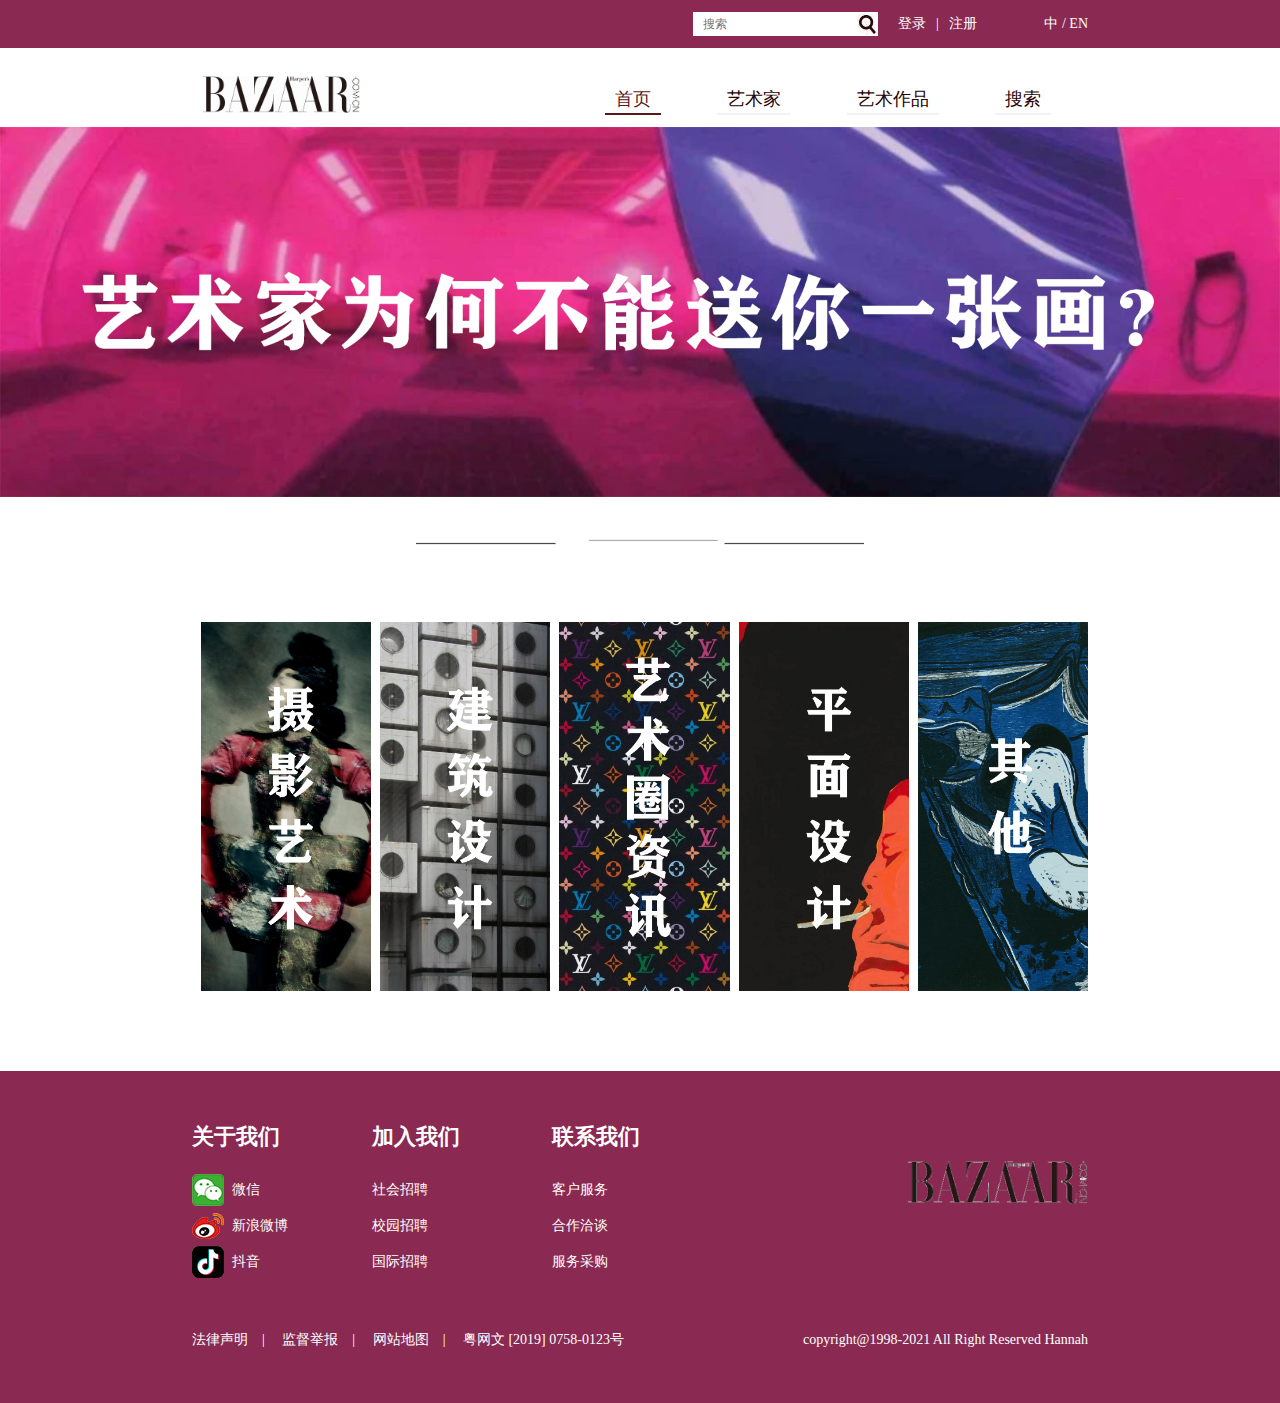
<file: index.html>
<!DOCTYPE html>
   <html>
   <head>
   <meta charset="utf-8">
   <title>艺术家为何不能送你一张画</title>
   <!-- 新 Bootstrap 核心 CSS 文件 -->
<link href="css/bootstrap.min.css" rel="stylesheet">
 
<!-- jQuery文件。务必在bootstrap.min.js 之前引入 -->
<script src="js/jquery.min.js"></script>
 
<!-- 最新的 Bootstrap 核心 JavaScript 文件 -->
<script src="js/bootstrap.min.js"></script>
   <link href="css/style.css" rel="stylesheet">   

</head>

<body>

<div class="top">
    <div class="main">
         <div class="dl">
              <a href="#">登录</a>|<a href="zhuce.html">注册</a>
              <span>中 / EN</span>
         </div>
         <div class="sy">
             <input type="text" placeholder="搜索"><button><img src="images/button.jpg"></button>
         </div>
    </div>
</div>

<div class="header">
     
</div>

<div class="container">
    <div class="row clearfix">
    <div class="col-md-12 column">
      <div class="main">
         <div class="logo"><img src="images/logo.jpg" width="60%"></div>
         <div class="nav">
                 <a href="index.html" class="hover">首页</a>
                <a href="#" >艺术家</a>
                <a href="page1.html" >艺术作品</a>
                <a href="#" >搜索</a>

         </div>
     </div>
    
    </div>
  </div>
</div>

<div class="banner"><a href="page1.html" ><img src="images/datu.png"></a></div>

<div class="title2"><img src="images/1.gif" width="35%"></div>

<div class="box">
   
    <div class="box1">
    <img src="images/2.png">
   </div>
    <div class="box1">
    <img src="images/3.png">
   </div>
    <div class="box1">
    <img src="images/4.png">
   </div>
    <div class="box1">
    <img src="images/5.png">
   </div>
 <div class="box1">
    <img src="images/11.png">
   </div>

</div>

<div class="foot">
    <div class="main">
         <div class="foot_top">
             <div class="lj">
                 <dl>
                    <dt>关于我们</dt>
                    <a href="https://mp.weixin.qq.com/s/-acxzPvEfTah5GlTWM8-1g"><dd class="bg">微信 </dd></a>
                    <a href="https://weibo.com/bazaarchina"><dd class="bg1">新浪微博</dd></a>
                    <a href="https://v.douyin.com/esuGpkp/"><dd class="bg2">抖音</dd></a>
                 </dl>
                 
                 <dl>
                    <dt>加入我们</dt>
                    <dd>社会招聘</dd>
                    <dd>校园招聘</dd>
                    <dd>国际招聘</dd>
                 </dl>
                 
                 <dl>
                    <dt>联系我们</dt>
                    <dd>客户服务</dd>
                    <dd>合作洽谈</dd>
                    <dd>服务采购</dd>
                 </dl>
                 
                 
             </div>
             <div class="foot_logo"><img src="images/logo.png" width="180"></div>
         </div>
         <div class="foot_bq">
             <a href="#" style="padding-left:0;">法律声明</a>|
             <a href="#">监督举报</a>| 
             <a href="#">网站地图</a>| 
             <a href="#">粤网文 [2019] 0758-0123号</a>
             <p>copyright@1998-2021 All Right Reserved Hannah</p>
         </div>
    </div>
</div>

</body>
</html>
</file>
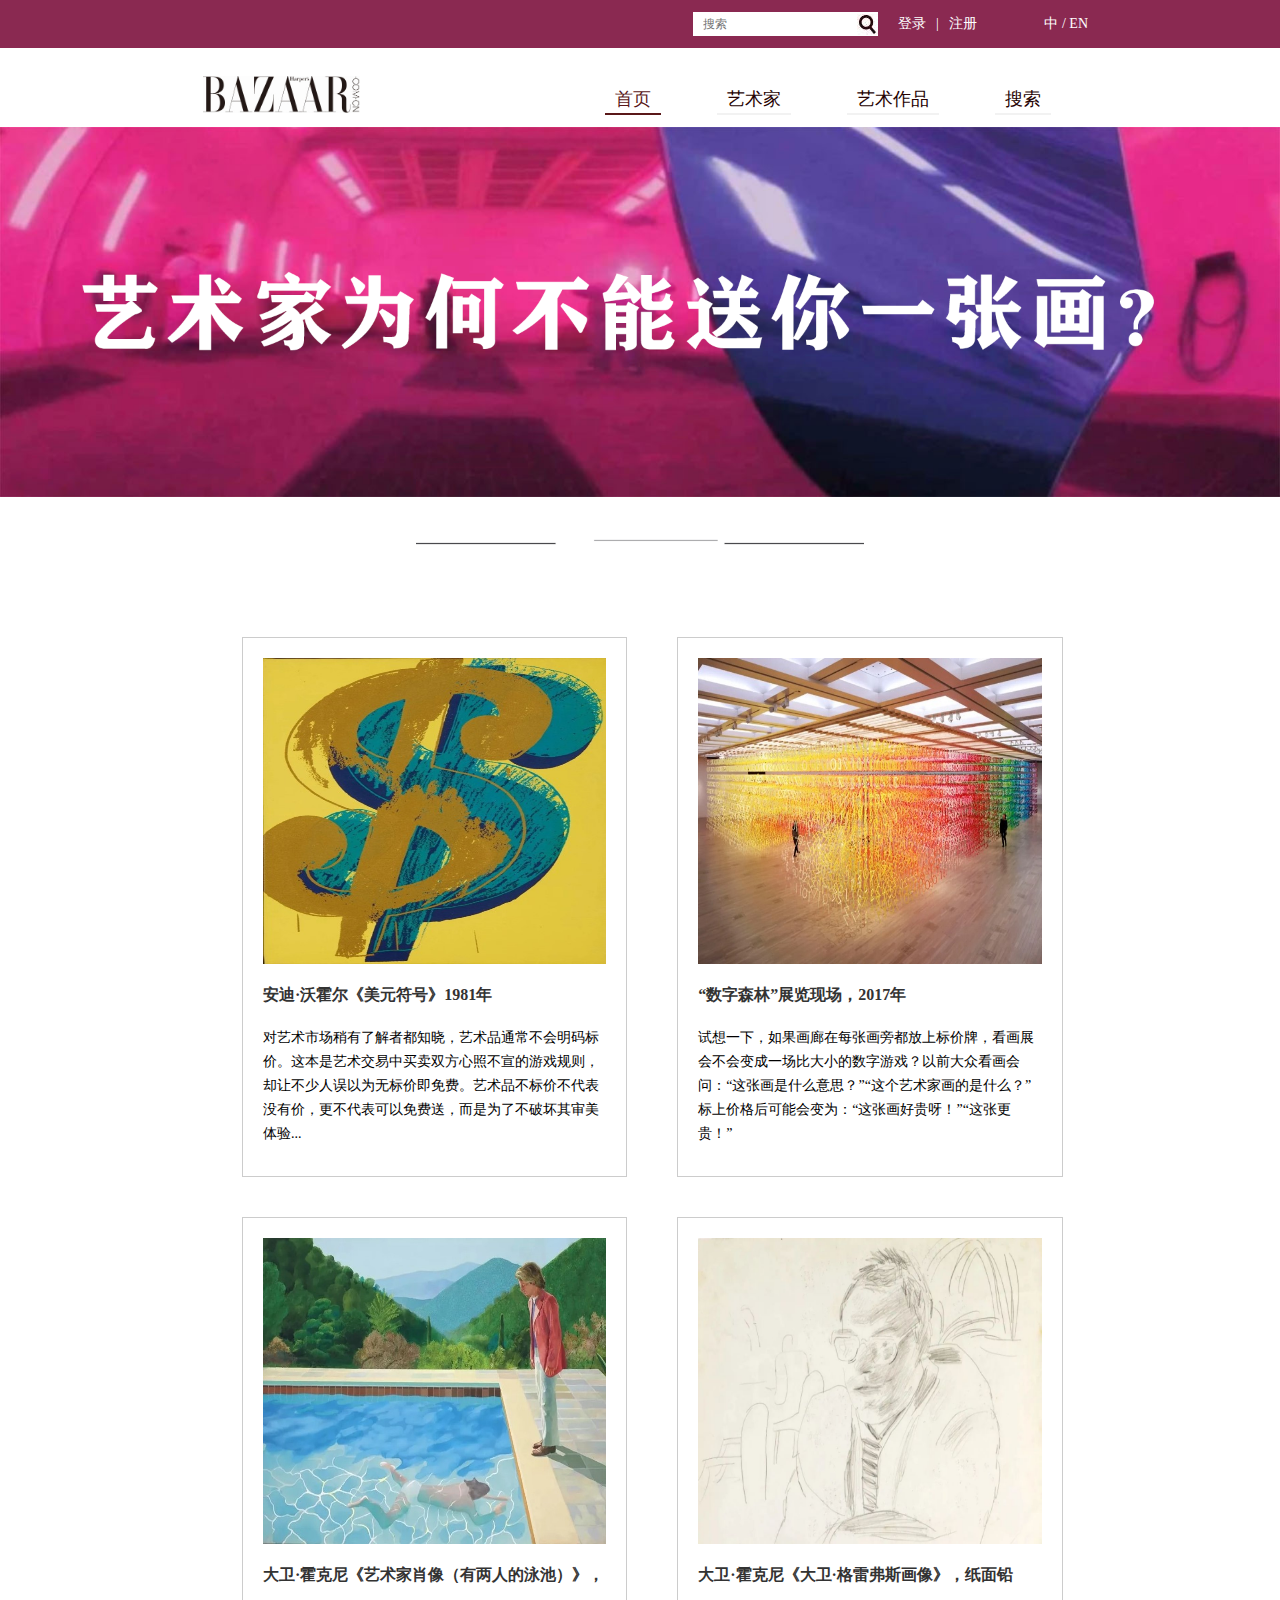
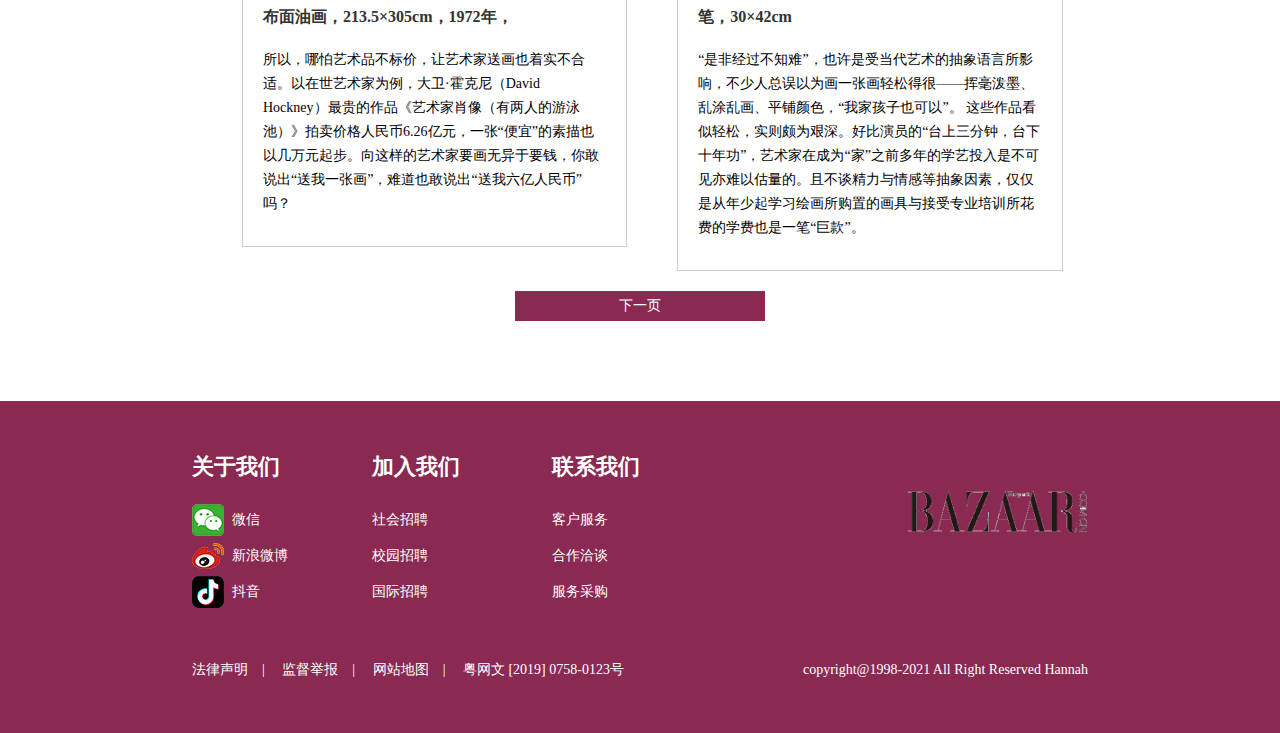
<file: page1.html>
<!DOCTYPE html>
   <html>
   <head>
   <meta charset="utf-8">
   <title>艺术家为何不能送你一张画</title>
   <!-- 新 Bootstrap 核心 CSS 文件 -->
<link href="css/bootstrap.min.css" rel="stylesheet">
 
<!-- jQuery文件。务必在bootstrap.min.js 之前引入 -->
<script src="js/jquery.min.js"></script>
 
<!-- 最新的 Bootstrap 核心 JavaScript 文件 -->
<script src="js/bootstrap.min.js"></script>
   <link href="css/style.css" rel="stylesheet">   

</head>

<body>

<div class="top">
    <div class="main">
         <div class="dl">
              <a href="#">登录</a>|<a href="zhuce.html">注册</a>
              <span>中 / EN</span>
         </div>
         <div class="sy">
             <input type="text" placeholder="搜索"><button><img src="images/button.jpg"></button>
         </div>
    </div>
</div>

<div class="header">
     
</div>

<div class="container">
    <div class="row clearfix">
    <div class="col-md-12 column">
      <div class="main">
         <div class="logo"><img src="images/logo.jpg" width="60%"></div>
         <div class="nav">
               <a href="index.html" class="hover">首页</a>
                <a href="#" >艺术家</a>
                 <a href="page1.html" >艺术作品</a>
                <a href="#" >搜索</a>

                 
         </div>
     </div>
    
    </div>
  </div>
</div>

<div class="banner"><img src="images/datu.png"></div>

<div class="title2"><img src="images/1.gif" width="35%"></div>

<div class="news">
  
 <ul>
   <li><img src="images/3.jpg" width="100%" height="306">
   <h4>安迪·沃霍尔《美元符号》1981年</h4>
   <p>对艺术市场稍有了解者都知晓，艺术品通常不会明码标价。这本是艺术交易中买卖双方心照不宣的游戏规则，却让不少人误以为无标价即免费。艺术品不标价不代表没有价，更不代表可以免费送，而是为了不破坏其审美体验...</p>
   </li>
  
   <li><img src="images/4.jpg" width="100%" height="306">
   <h4>“数字森林”展览现场，2017年</h4>
   <p>试想一下，如果画廊在每张画旁都放上标价牌，看画展会不会变成一场比大小的数字游戏？以前大众看画会问：“这张画是什么意思？”“这个艺术家画的是什么？”标上价格后可能会变为：“这张画好贵呀！”“这张更贵！”</p>
   </li>
  <li><img src="images/5.jpg" width="100%" height="306">
   <h4>大卫·霍克尼《艺术家肖像（有两人的泳池）》，布面油画，213.5×305cm，1972年，</h4>
   <p>所以，哪怕艺术品不标价，让艺术家送画也着实不合适。以在世艺术家为例，大卫·霍克尼（David Hockney）最贵的作品《艺术家肖像（有两人的游泳池）》拍卖价格人民币6.26亿元，一张“便宜”的素描也以几万元起步。向这样的艺术家要画无异于要钱，你敢说出“送我一张画”，难道也敢说出“送我六亿人民币”吗？</p>
   </li>
  
   <li><img src="images/6.jpg" width="100%" height="306">
   <h4>大卫·霍克尼《大卫·格雷弗斯画像》，纸面铅笔，30×42cm</h4>
   <p>“是非经过不知难”，也许是受当代艺术的抽象语言所影响，不少人总误以为画一张画轻松得很——挥毫泼墨、乱涂乱画、平铺颜色，“我家孩子也可以”。

这些作品看似轻松，实则颇为艰深。好比演员的“台上三分钟，台下十年功”，艺术家在成为“家”之前多年的学艺投入是不可见亦难以估量的。且不谈精力与情感等抽象因素，仅仅是从年少起学习绘画所购置的画具与接受专业培训所花费的学费也是一笔“巨款”。

</p>
   </li>
  
 </ul>

</div>
<div style="text-align: center; width: 250px;height: 30px;line-height: 30px;margin: 0 auto;background:#8a2951; ">
<a href="page2.html" style="color: #fff" > 下一页</a></div>
<div class="foot">
    <div class="main">
         <div class="foot_top">
             <div class="lj">
                 <dl>
                    <dt>关于我们</dt>
                    <a href="https://mp.weixin.qq.com/s/-acxzPvEfTah5GlTWM8-1g"><dd class="bg">微信 </dd></a>
                    <a href="https://weibo.com/bazaarchina"><dd class="bg1">新浪微博</dd></a>
                    <a href="https://v.douyin.com/esuGpkp/"><dd class="bg2">抖音</dd></a>
                 </dl>
                 
                 <dl>
                    <dt>加入我们</dt>
                    <dd>社会招聘</dd>
                    <dd>校园招聘</dd>
                    <dd>国际招聘</dd>
                 </dl>
                 
                 <dl>
                    <dt>联系我们</dt>
                    <dd>客户服务</dd>
                    <dd>合作洽谈</dd>
                    <dd>服务采购</dd>
                 </dl>
                 
                 
             </div>
             <div class="foot_logo"><img src="images/logo.png" width="180"></div>
         </div>
         <div class="foot_bq">
             <a href="#" style="padding-left:0;">法律声明</a>|
             <a href="#">监督举报</a>| 
             <a href="#">网站地图</a>| 
             <a href="#">粤网文 [2019] 0758-0123号</a>
             <p>copyright@1998-2021 All Right Reserved Hannah</p>
         </div>
    </div>
</div>

</body>
</html>
</file>
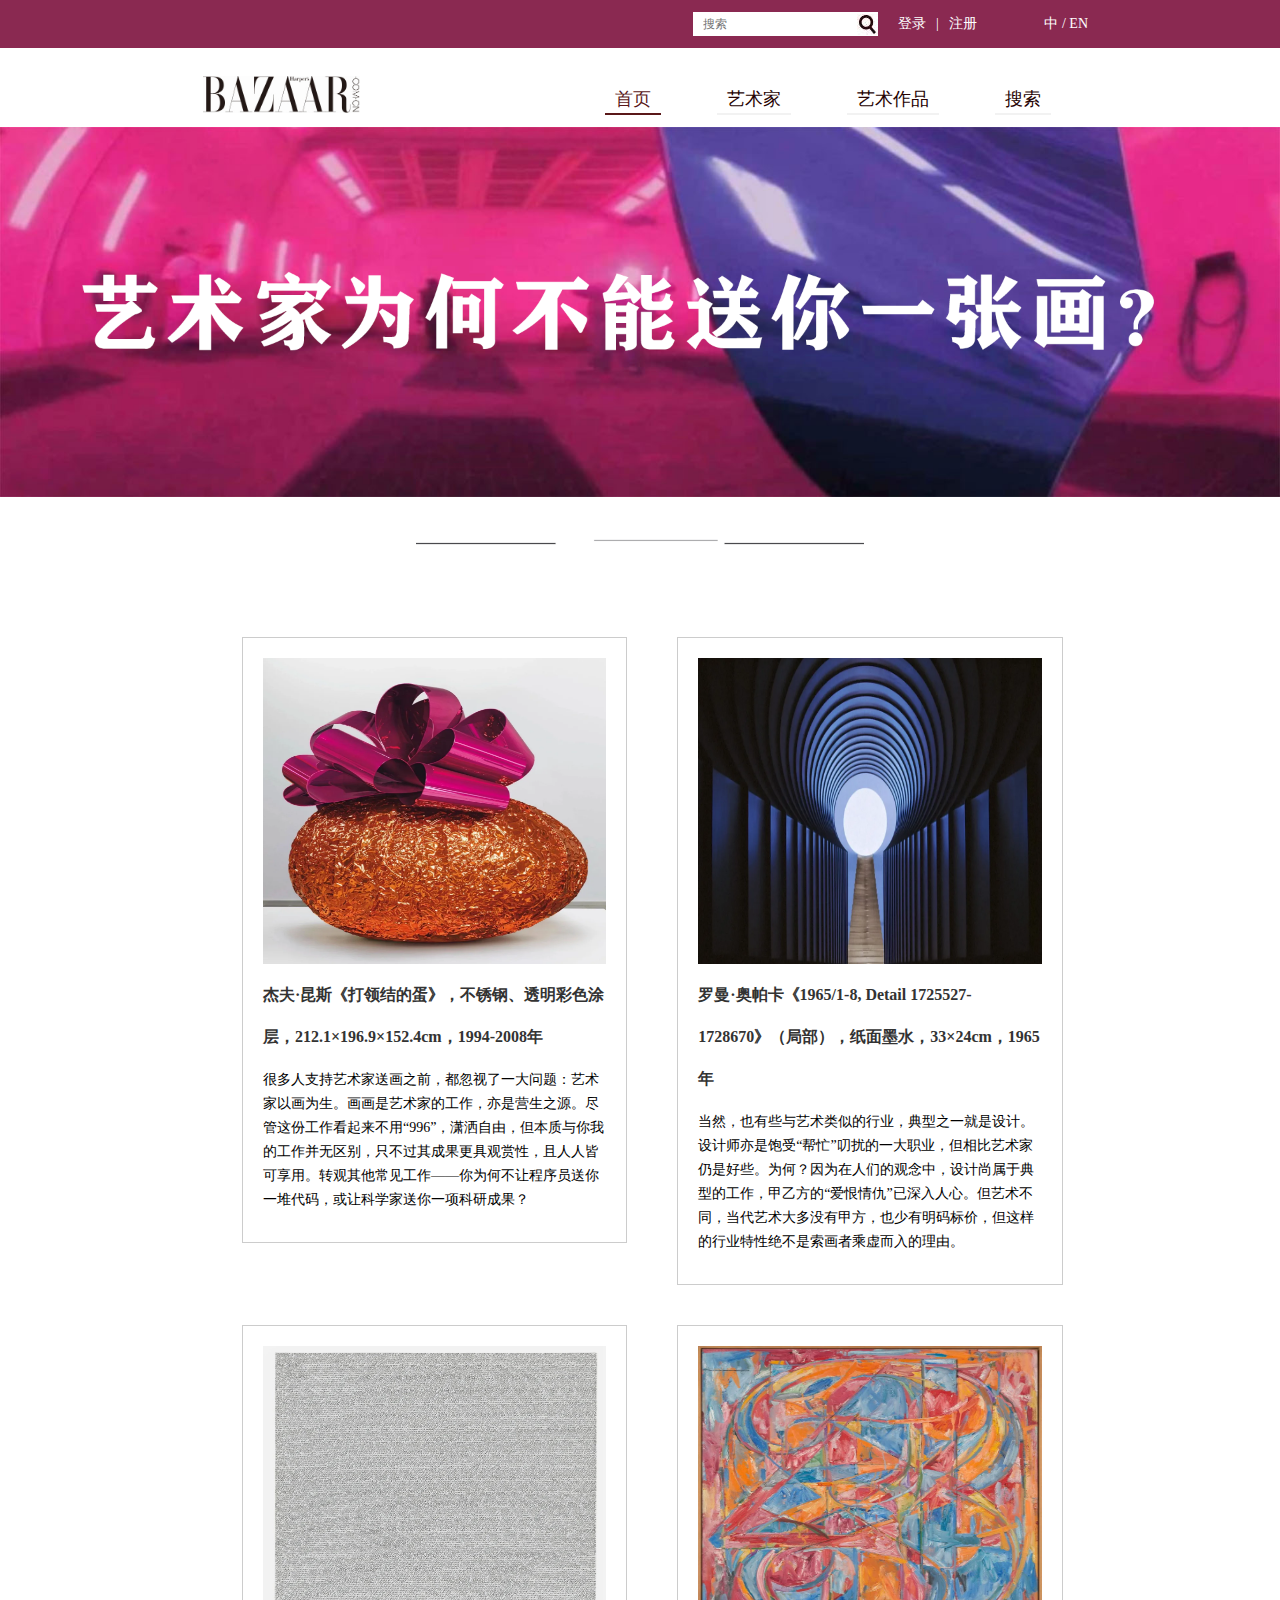
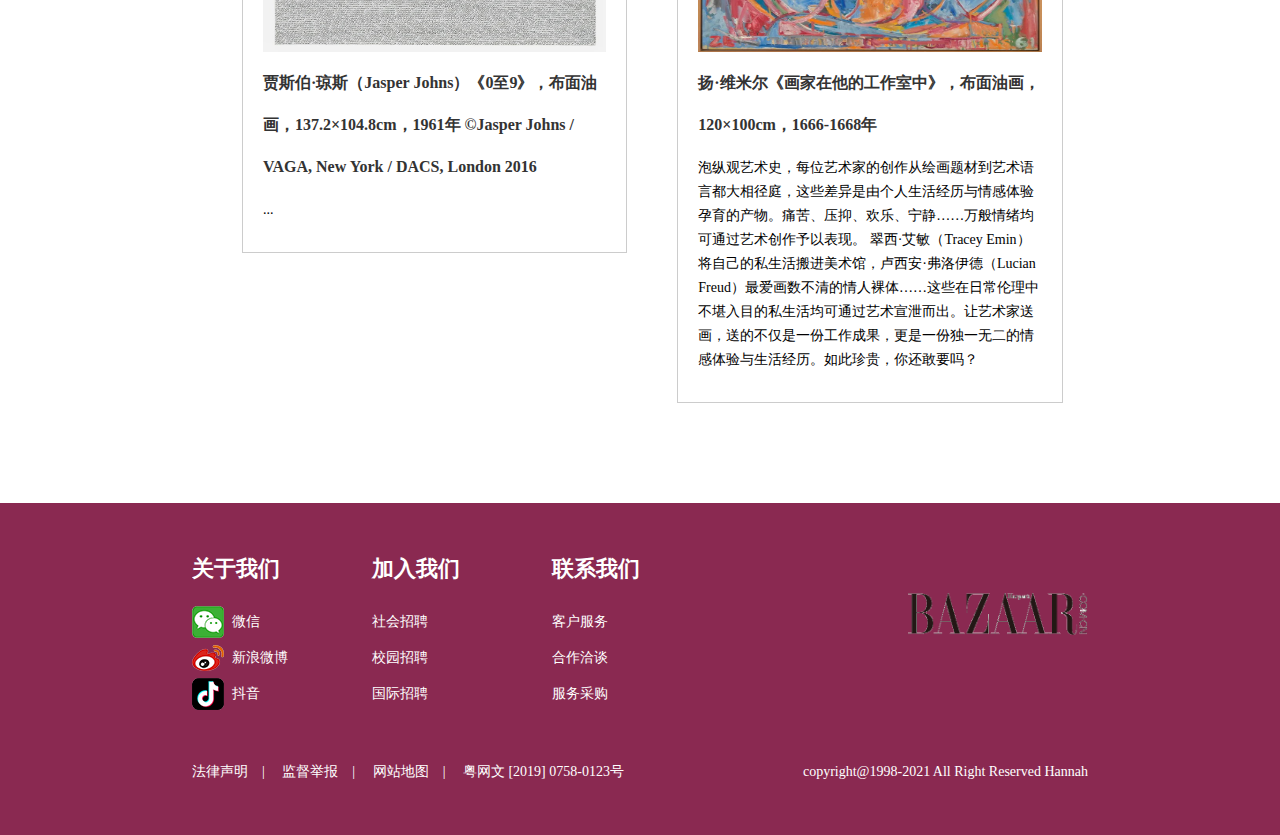
<file: page2.html>
<!DOCTYPE html>
   <html>
   <head>
   <meta charset="utf-8">
   <title>艺术家为何不能送你一张画</title>
   <!-- 新 Bootstrap 核心 CSS 文件 -->
<link href="css/bootstrap.min.css" rel="stylesheet">
 
<!-- jQuery文件。务必在bootstrap.min.js 之前引入 -->
<script src="js/jquery.min.js"></script>
 
<!-- 最新的 Bootstrap 核心 JavaScript 文件 -->
<script src="js/bootstrap.min.js"></script>
   <link href="css/style.css" rel="stylesheet">   

</head>

<body>

<div class="top">
    <div class="main">
         <div class="dl">
              <a href="#">登录</a>|<a href="zhuce.html">注册</a>
              <span>中 / EN</span>
         </div>
         <div class="sy">
             <input type="text" placeholder="搜索"><button><img src="images/button.jpg"></button>
         </div>
    </div>
</div>

<div class="header">
     
</div>

<div class="container">
    <div class="row clearfix">
    <div class="col-md-12 column">
      <div class="main">
         <div class="logo"><img src="images/logo.jpg" width="60%"></div>
         <div class="nav">
                <a href="index.html" class="hover">首页</a>
                <a href="#" >艺术家</a>
                   <a href="page1.html" >艺术作品</a>
                <a href="#" >搜索</a>

         </div>
     </div>
    
    </div>
  </div>
</div>

<div class="banner"><img src="images/datu.png"></div>

<div class="title2"><img src="images/1.gif" width="35%"></div>

<div class="news">
  
 <ul>
   <li><img src="images/13.png" width="100%" height="306">
   <h4>杰夫·昆斯《打领结的蛋》，不锈钢、透明彩色涂层，212.1×196.9×152.4cm，1994-2008年</h4>
   <p>很多人支持艺术家送画之前，都忽视了一大问题：艺术家以画为生。画画是艺术家的工作，亦是营生之源。尽管这份工作看起来不用“996”，潇洒自由，但本质与你我的工作并无区别，只不过其成果更具观赏性，且人人皆可享用。转观其他常见工作——你为何不让程序员送你一堆代码，或让科学家送你一项科研成果？</p>
   </li>
  
   <li><img src="images/14.png" width="100%" height="306">
   <h4>罗曼·奥帕卡《1965/1-8, Detail 1725527-1728670》（局部），纸面墨水，33×24cm，1965年</h4>
   <p>当然，也有些与艺术类似的行业，典型之一就是设计。设计师亦是饱受“帮忙”叨扰的一大职业，但相比艺术家仍是好些。为何？因为在人们的观念中，设计尚属于典型的工作，甲乙方的“爱恨情仇”已深入人心。但艺术不同，当代艺术大多没有甲方，也少有明码标价，但这样的行业特性绝不是索画者乘虚而入的理由。</p>
   </li>
  <li><img src="images/15.jpg" width="100%" height="306">
   <h4>贾斯伯·琼斯（Jasper Johns）《0至9》，布面油画，137.2×104.8cm，1961年 ©Jasper Johns / VAGA, New York / DACS, London 2016</h4>
   <p> ...</p>
   </li>
  
   <li><img src="images/16.png" width="100%" height="306">
   <h4>扬·维米尔《画家在他的工作室中》，布面油画，120×100cm，1666-1668年</h4>
   <p>泡纵观艺术史，每位艺术家的创作从绘画题材到艺术语言都大相径庭，这些差异是由个人生活经历与情感体验孕育的产物。痛苦、压抑、欢乐、宁静……万般情绪均可通过艺术创作予以表现。

翠西·艾敏（Tracey Emin）将自己的私生活搬进美术馆，卢西安·弗洛伊德（Lucian Freud）最爱画数不清的情人裸体……这些在日常伦理中不堪入目的私生活均可通过艺术宣泄而出。让艺术家送画，送的不仅是一份工作成果，更是一份独一无二的情感体验与生活经历。如此珍贵，你还敢要吗？
</p>
   </li>
  
 </ul>

</div>

<div class="foot">
    <div class="main">
         <div class="foot_top">
             <div class="lj">
                 <dl>
                    <dt>关于我们</dt>
                    <a href="https://mp.weixin.qq.com/s/-acxzPvEfTah5GlTWM8-1g"><dd class="bg">微信 </dd></a>
                    <a href="https://weibo.com/bazaarchina"><dd class="bg1">新浪微博</dd></a>
                    <a href="https://v.douyin.com/esuGpkp/"><dd class="bg2">抖音</dd></a>
                 </dl>
                 
                 <dl>
                    <dt>加入我们</dt>
                    <dd>社会招聘</dd>
                    <dd>校园招聘</dd>
                    <dd>国际招聘</dd>
                 </dl>
                 
                 <dl>
                    <dt>联系我们</dt>
                    <dd>客户服务</dd>
                    <dd>合作洽谈</dd>
                    <dd>服务采购</dd>
                 </dl>
                 
                 
             </div>
             <div class="foot_logo"><img src="images/logo.png" width="180"></div>
         </div>
         <div class="foot_bq">
             <a href="#" style="padding-left:0;">法律声明</a>|
             <a href="#">监督举报</a>| 
             <a href="#">网站地图</a>| 
             <a href="#">粤网文 [2019] 0758-0123号</a>
             <p>copyright@1998-2021 All Right Reserved Hannah</p>
         </div>
    </div>
</div>

</body>
</html>
</file>
<file: css/style.css>
@charset "utf-8";
/* CSS Document */
*{ margin: 0; padding: 0px; border: 0;  }
body { font-family:"微软雅黑"; color:#000;}
ol, ul { list-style: none; }
img { border:0;}
a{ text-decoration:none;color:#250101; }
a:link, a:visited { text-decoration: none; }
a:active, a:hover { text-decoration: none;}
.fl{ float:left;}
.fr{ float:right;}
h1,h2,h3,h4,h5{ font-weight:normal; display:block;}
.container{
    width:100%;
}
.top{ width:100%; overflow:hidden; height:48px; background:#8a2951;color:#fff; font-size:14px;}
.main{ width:70%; margin:0 auto; margin-bottom: 1%;overflow: hidden;}

.sy{ float:right; height:24px; background:#fff; margin-top:12px; width:185px;}
.sy input{ width:125px; float:left; padding-left:10px; height:24px; border:none; color:#999; font-size:12px;}
.sy button{ width:50px; float:right; border:none; background:none; height:24px; text-align:right; cursor:pointer;}
.dl{ width:200px; float:right; margin-left:10px;}
.dl a{ color:#fff; font-size:14px; line-height:48px; padding:0 10px;}
.dl span{ color:#fff; font-size:14px; line-height:48px; float:right;}

.header{ width:100%; overflow:hidden; background:#fff; padding:14px 0;}
.logo{ float:left; width:30% }

.nav{ float:left;padding-top: 1%;margin-left: 10%; width:60%}
.nav a{ display:inline-block; padding:0 10px; line-height:28px; font-size:18px; margin-left:10%;border-bottom:2px solid #f2f2f2;}
.nav a:hover ,.nav a.hover{ color:#5a1819; border-bottom:2px solid #5a1819;}



.banner{ width:100%; overflow:hidden;}
.banner img{ width:100%;}

.title{ width:100%; overflow:hidden; padding:20px 0;}
.title img{ width:100%;}



 

.foot{ width:100%; overflow:hidden; background:#8a2951; 
	padding:50px 0 0 0; margin-top:80px;color:#fff;}
.foot_bq{ width:100%; overflow:hidden; padding:30px 0;font-size:14px;color:#fff;}
.foot_bq a{ font-size:14px; color:#fff; padding:0 14px;}
.foot_bq p{ float:right;}
.foot_top{ width:100%; overflow:hidden;}
.foot_logo{ float:right; padding-top:40px;}
.lj{ float:left; width: 65% }
.lj dl{ width:23%; float:left; margin-right:46px;}
.lj dt{ font-size:22px; color:#fff; padding-bottom:20px;}
.lj dd{font-size:14px; color:#fff; line-height:36px;}

.bg{ background:url(../images/f.png) left no-repeat; padding-left:40px;}
.bg1{ background:url(../images/f1.png) left no-repeat; padding-left:40px;}
.bg2{ background:url(../images/f2.png) left no-repeat; padding-left:40px;}




.title2{ overflow:hidden; padding:20px 0;  text-align: center;}

.order{ background: url(../images/1.png); width: 70%;  
    margin: 0 auto;padding-top: 5%; padding-bottom: 5% }

.order .sbg{ background-color :rgba(225,225,225,0.8); width:60%;  
padding-top: 5%; margin: 0 auto; padding-bottom:5%}
.order .sbg li{ width: 70% ; margin-left: 20%; margin-bottom: 20px}

.order .ionp{ width:90%; height: 40px; margin-top: 10px}
.order .sbu{ width: 90%; height: 40px; background-color: #250101; color: #fff;  margin-top: 30px }
.order p{ text-align: center;margin-top: 25px }
.order h4{text-align: center; font-weight: bolder;; font-size: 26px; margin-top: 25px}

 
.news{width: 70%;  margin: 0 auto; overflow: hidden;

}
 
.news ul{ margin-top: 20px ;padding-bottom: 60px;}
.news ul li{  margin-left: 50px; float: left; 
	margin-top: 20px; margin-bottom: 20px; width: 43%;border: 1px solid #ccc; padding: 20px}
.news ul li h4{
		font-size: 16px;
		font-weight: bold;
		color: #333; line-height: 42px
	}
	.news ul li p{  font-size: 14px; line-height: 24px}
.box{
   width: 70%;  margin: 2% auto;
   
   overflow: hidden;

}
  .box1{
   width: 19%;  float: left;  
   margin-left: 1%
}
  .box1 img{
   width: 100%;  float: left;  
}

@media screen and (max-width:960px) {
    
    .news ul li{  margin-left: 50px; float: left; 
    margin-top: 20px; margin-bottom: 20px; width: 100%;border: 1px solid #ccc; padding: 20px}
.news ul li h4{
        font-size: 16px;
        font-weight: bold;
        color: #333; line-height: 42px
    }
    .news ul li p{  font-size: 14px; line-height: 24px}
    .lj{ float:left; width:99% }
.lj dl{ width:33%; float:left; margin-right:1px;}
.foot_logo{ float:left; padding-top:40px;}
}
</file>
